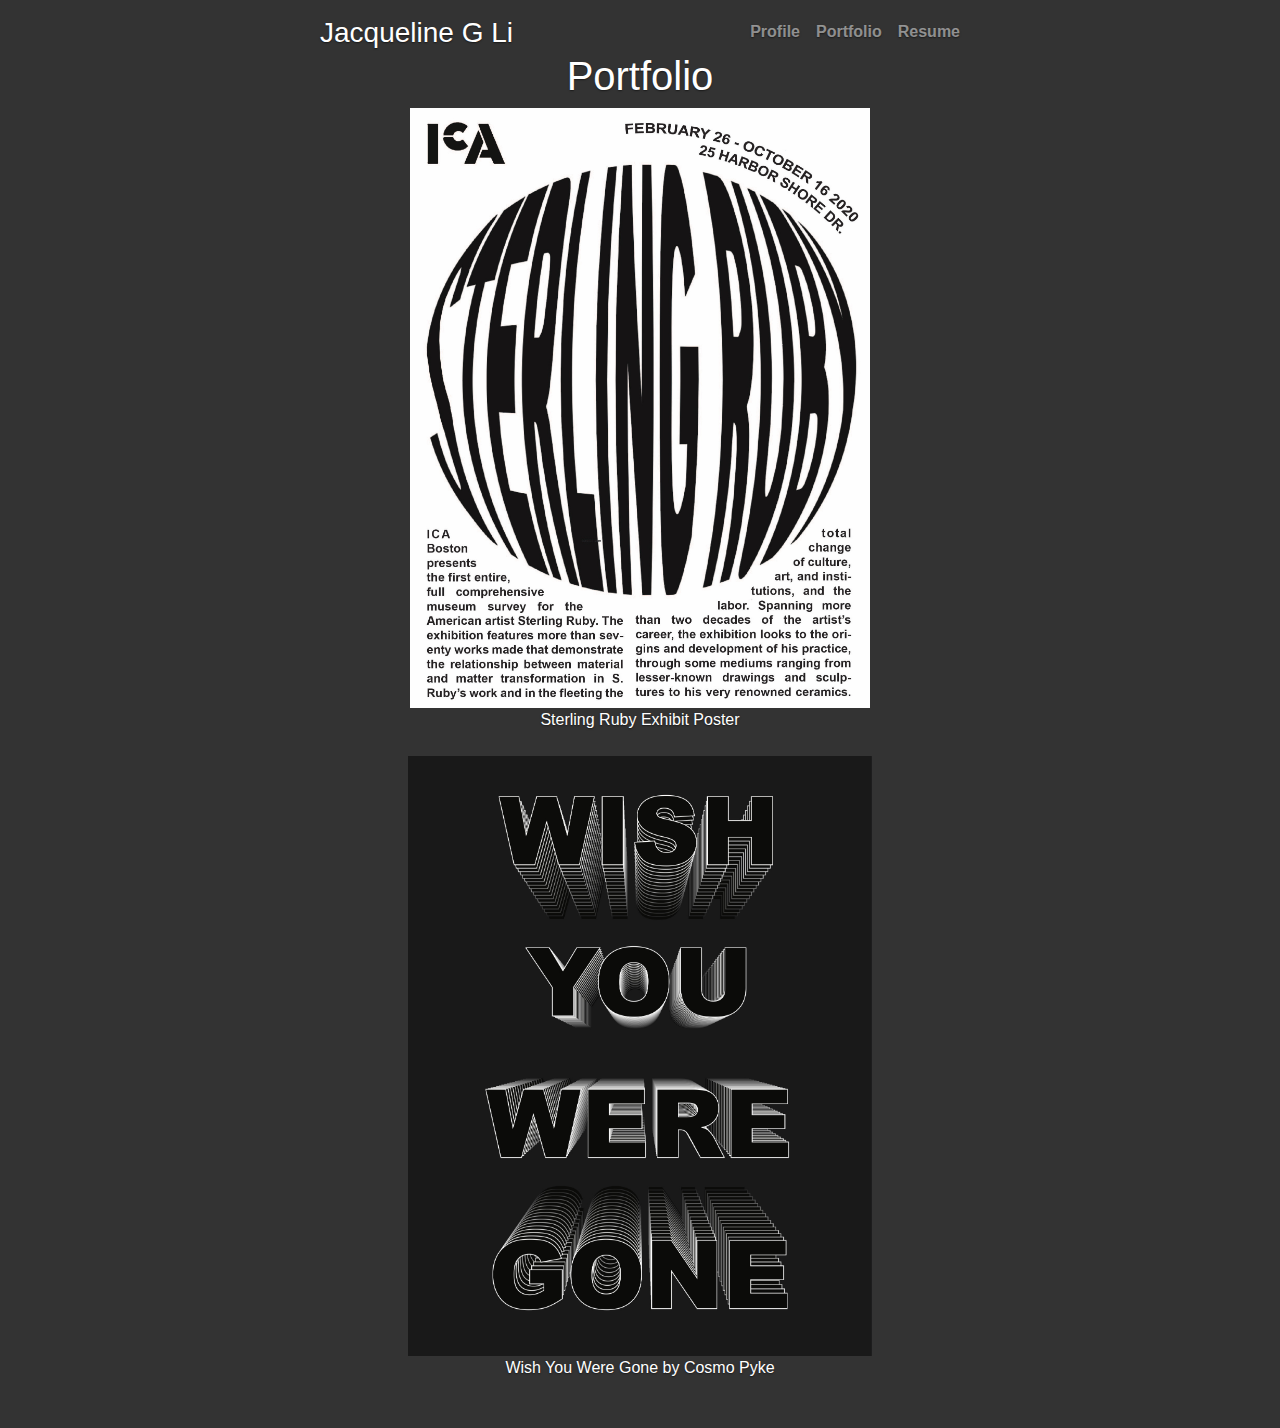
<file: src/main/webapp/portfolio/graphicdesign.template.html>
<!doctype html>
<html lang="en">
<head>
    <meta charset="utf-8">
    <meta name="viewport" content="width=device-width, initial-scale=1, shrink-to-fit=no">
    <meta name="description" content="">
    <meta name="author" content="Mark Otto, Jacob Thornton, and Bootstrap contributors">
    <meta name="generator" content="Jekyll v4.1.1">
    <title>Cover Template · Bootstrap</title>

    <!--    <link rel="canonical" href="https://getbootstrap.com/docs/4.5/examples/cover/">-->

    <link href="https://stackpath.bootstrapcdn.com/bootstrap/4.5.2/css/bootstrap.min.css" rel="stylesheet"/>
    <!-- Bootstrap core CSS -->
    <link href="../css/styles.css" rel="stylesheet">

    <style>
        .bd-placeholder-img {
            font-size: 1.125rem;
            text-anchor: middle;
            -webkit-user-select: none;
            -moz-user-select: none;
            -ms-user-select: none;
            user-select: none;
        }

        @media (min-width: 768px) {
            .bd-placeholder-img-lg {
                font-size: 3.5rem;
            }
        }
    </style>
    <!-- Custom styles for this template -->
    <!--    <link href="cover.css" rel="stylesheet">-->
</head>
<body class="text-center">
<div class="cover-container d-flex w-100 h-100 p-3 mx-auto flex-column">
    <header class="masthead mb-auto">
        <div class="inner">
            <h3 class="masthead-brand">Jacqueline G Li</h3>
            <nav class="nav nav-masthead justify-content-center">
                <a class="nav-link active" href="../index.html">Profile</a>
                <a class="nav-link" href="portfolio.template.html">Portfolio</a>
                <a class="nav-link" href="../resume.template.html">Resume</a>
            </nav>
        </div>
    </header>

    <main role="main" class="inner cover">
        <h1>Portfolio</h1>
<!--        <div class="art-type">-->
<!--            <nav class="navbar" >-->
<!--                <a class="nav-link active" href="#">Graphic Design</a>-->
<!--                <a class="nav-link" href="procreate-illustrations.template.html">Illustrations</a>-->
<!--            </nav>-->
<!--        </div>-->
        <div class="art-type">
            <div class="sterling-ruby">
                <img src="../graphicdesign-folder/Draft%20%234%20-%20Sterling%20Ruby%202.jpg" alt="Sterling Ruby" height="600">
                <div class="container-fluid">
                    Sterling Ruby Exhibit Poster
                </div>
            </div>
            <br/>
            <div class="sterling-ruby">
                <img src="../graphicdesign-folder/wish%20you%20were%20gone.jpg" alt="wish you were gone" height="600">
                <div class="container-fluid">
                    Wish You Were Gone by Cosmo Pyke
                </div>
            </div>
        </div>

    </main>

    <footer class="mastfoot mt-auto">
        <div class="inner">
            <br/>
            <br/>
            <!--            <p>Cover template for <a href="https://getbootstrap.com/">Bootstrap</a>, by <a href="https://twitter.com/mdo">@mdo</a>.</p>-->
        </div>
    </footer>
</div>
</body>
</html>
</file>
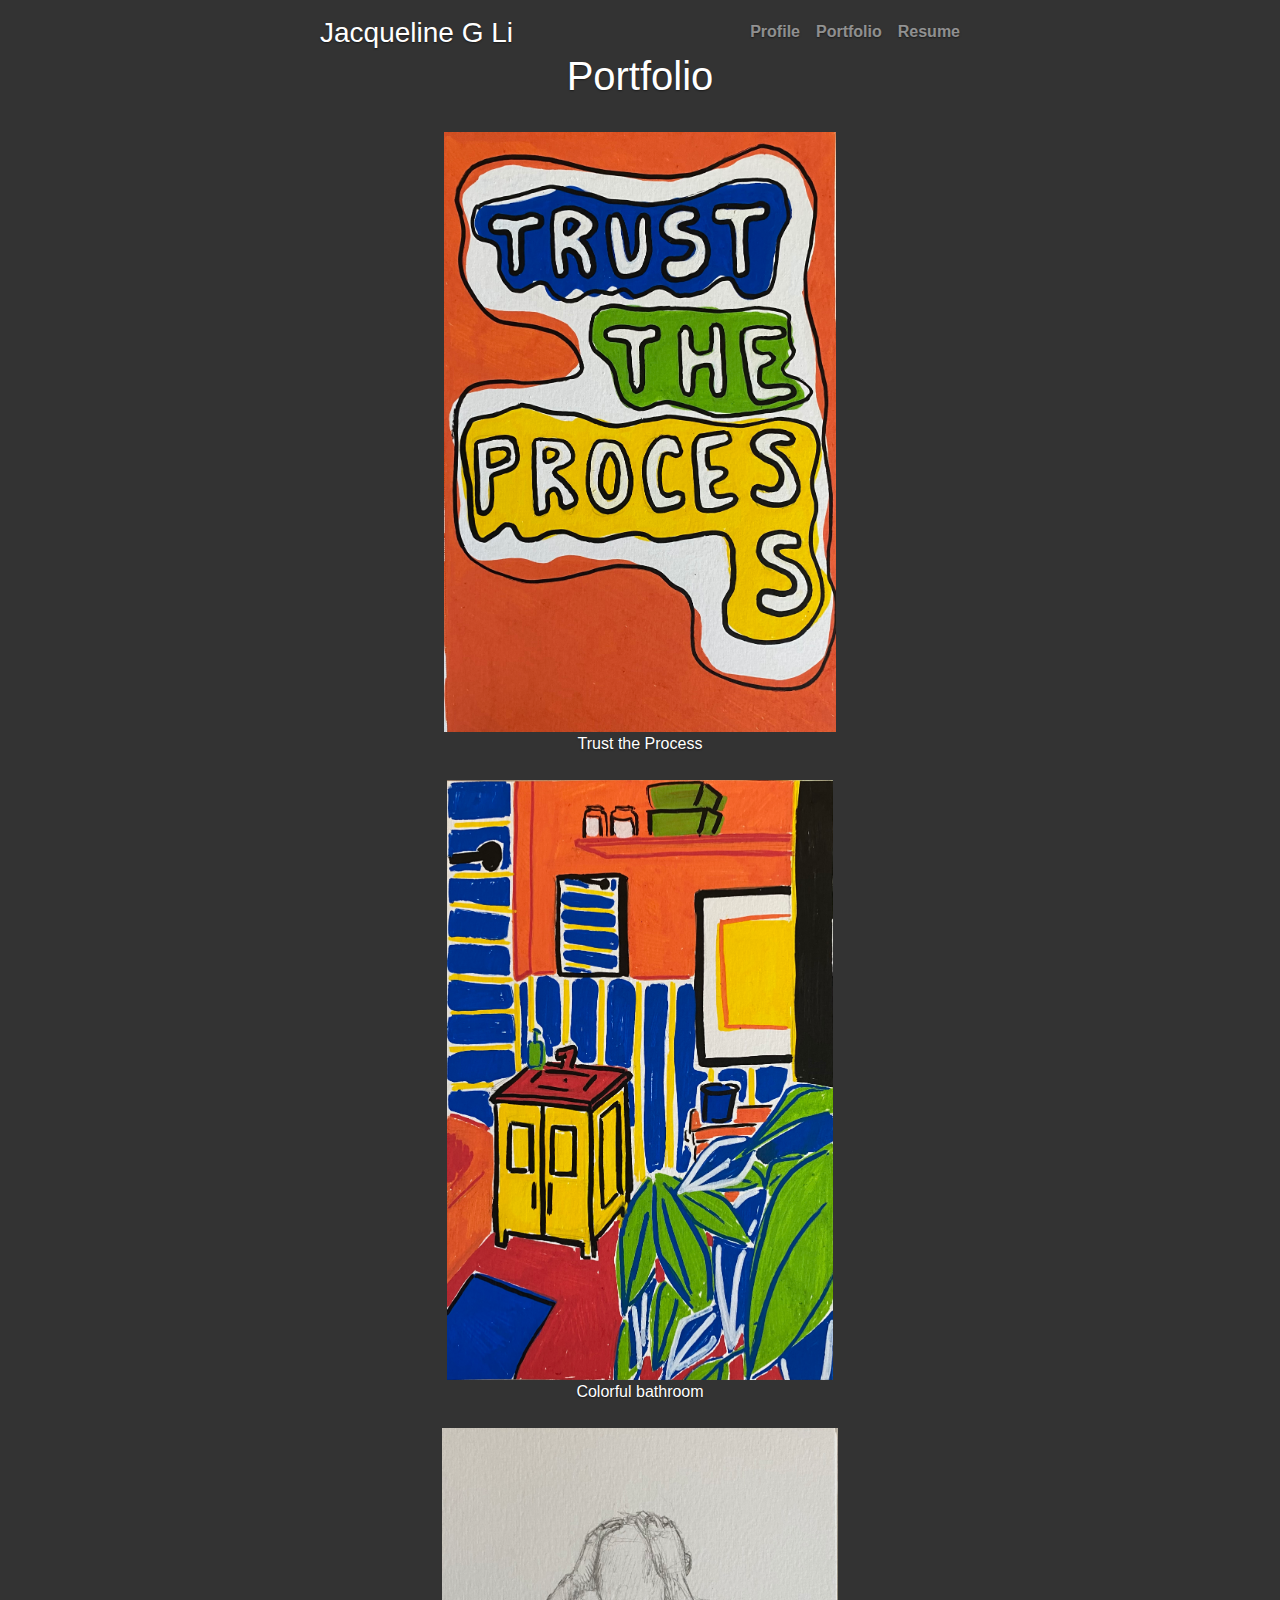
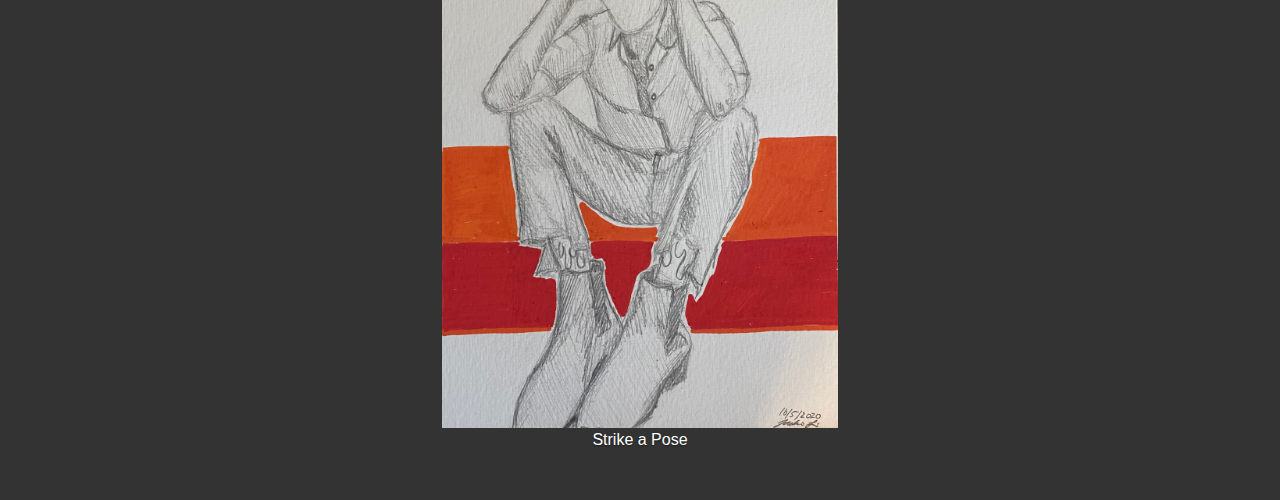
<file: src/main/webapp/portfolio/sketchbook-illustrations.template.html>
<!doctype html>
<html lang="en">
<head>
    <meta charset="utf-8">
    <meta name="viewport" content="width=device-width, initial-scale=1, shrink-to-fit=no">
    <meta name="description" content="">
    <meta name="author" content="Mark Otto, Jacob Thornton, and Bootstrap contributors">
    <meta name="generator" content="Jekyll v4.1.1">
    <title>Cover Template · Bootstrap</title>

    <!--    <link rel="canonical" href="https://getbootstrap.com/docs/4.5/examples/cover/">-->

    <link href="https://stackpath.bootstrapcdn.com/bootstrap/4.5.2/css/bootstrap.min.css" rel="stylesheet"/>
    <!-- Bootstrap core CSS -->
    <link href="../css/styles.css" rel="stylesheet">

    <style>
        .bd-placeholder-img {
            font-size: 1.125rem;
            text-anchor: middle;
            -webkit-user-select: none;
            -moz-user-select: none;
            -ms-user-select: none;
            user-select: none;
        }

        @media (min-width: 768px) {
            .bd-placeholder-img-lg {
                font-size: 3.5rem;
            }
        }
    </style>
    <!-- Custom styles for this template -->
    <!--    <link href="cover.css" rel="stylesheet">-->
</head>
<body class="text-center">
<div class="cover-container d-flex w-100 h-100 p-3 mx-auto flex-column">
    <header class="masthead mb-auto">
        <div class="inner">
            <h3 class="masthead-brand">Jacqueline G Li</h3>
            <nav class="nav nav-masthead justify-content-center">
                <a class="nav-link active" href="../index.html">Profile</a>
                <a class="nav-link" href="portfolio.template.html">Portfolio</a>
                <a class="nav-link" href="../resume.template.html">Resume</a>
            </nav>
        </div>
    </header>

    <main role="main" class="inner cover">
        <h1>Portfolio</h1>
        <!--        <div class="art-type">-->
        <!--            <nav class="navbar" >-->
        <!--                <a class="nav-link active" href="graphicdesign.template.html">Graphic Design</a>-->
        <!--                <a class="nav-link" href="#">Illustrations</a>-->
        <!--            </nav>-->
        <!--        </div>-->
        <div class="art-type">

            <br/>
            <div class="air-jordans">
                <img src="../sketchbook-illustrations-folder/trust%20the%20process.JPG" alt="trust the process" height="600">
                <figcaption>
                    Trust the Process
                </figcaption>
            </div>
            <br/>
            <div class="call">
                <img src="../sketchbook-illustrations-folder/bathroom.JPG" alt="bathroom" height="600">
                <figcaption>
                    Colorful bathroom
                </figcaption>
            </div>
            <br/>
            <div class="mortal-projections">
                <img src="../sketchbook-illustrations-folder/man%20on%20bench.JPG" alt="man" height="600">
                <figcaption>
                    Strike a Pose
                </figcaption>
            </div>
        </div>

    </main>

    <footer class="mastfoot mt-auto">
        <div class="inner">
            <br/>
            <br/>
            <!--            <p>Cover template for <a href="https://getbootstrap.com/">Bootstrap</a>, by <a href="https://twitter.com/mdo">@mdo</a>.</p>-->
        </div>
    </footer>
</div>
</body>
</html>
</file>
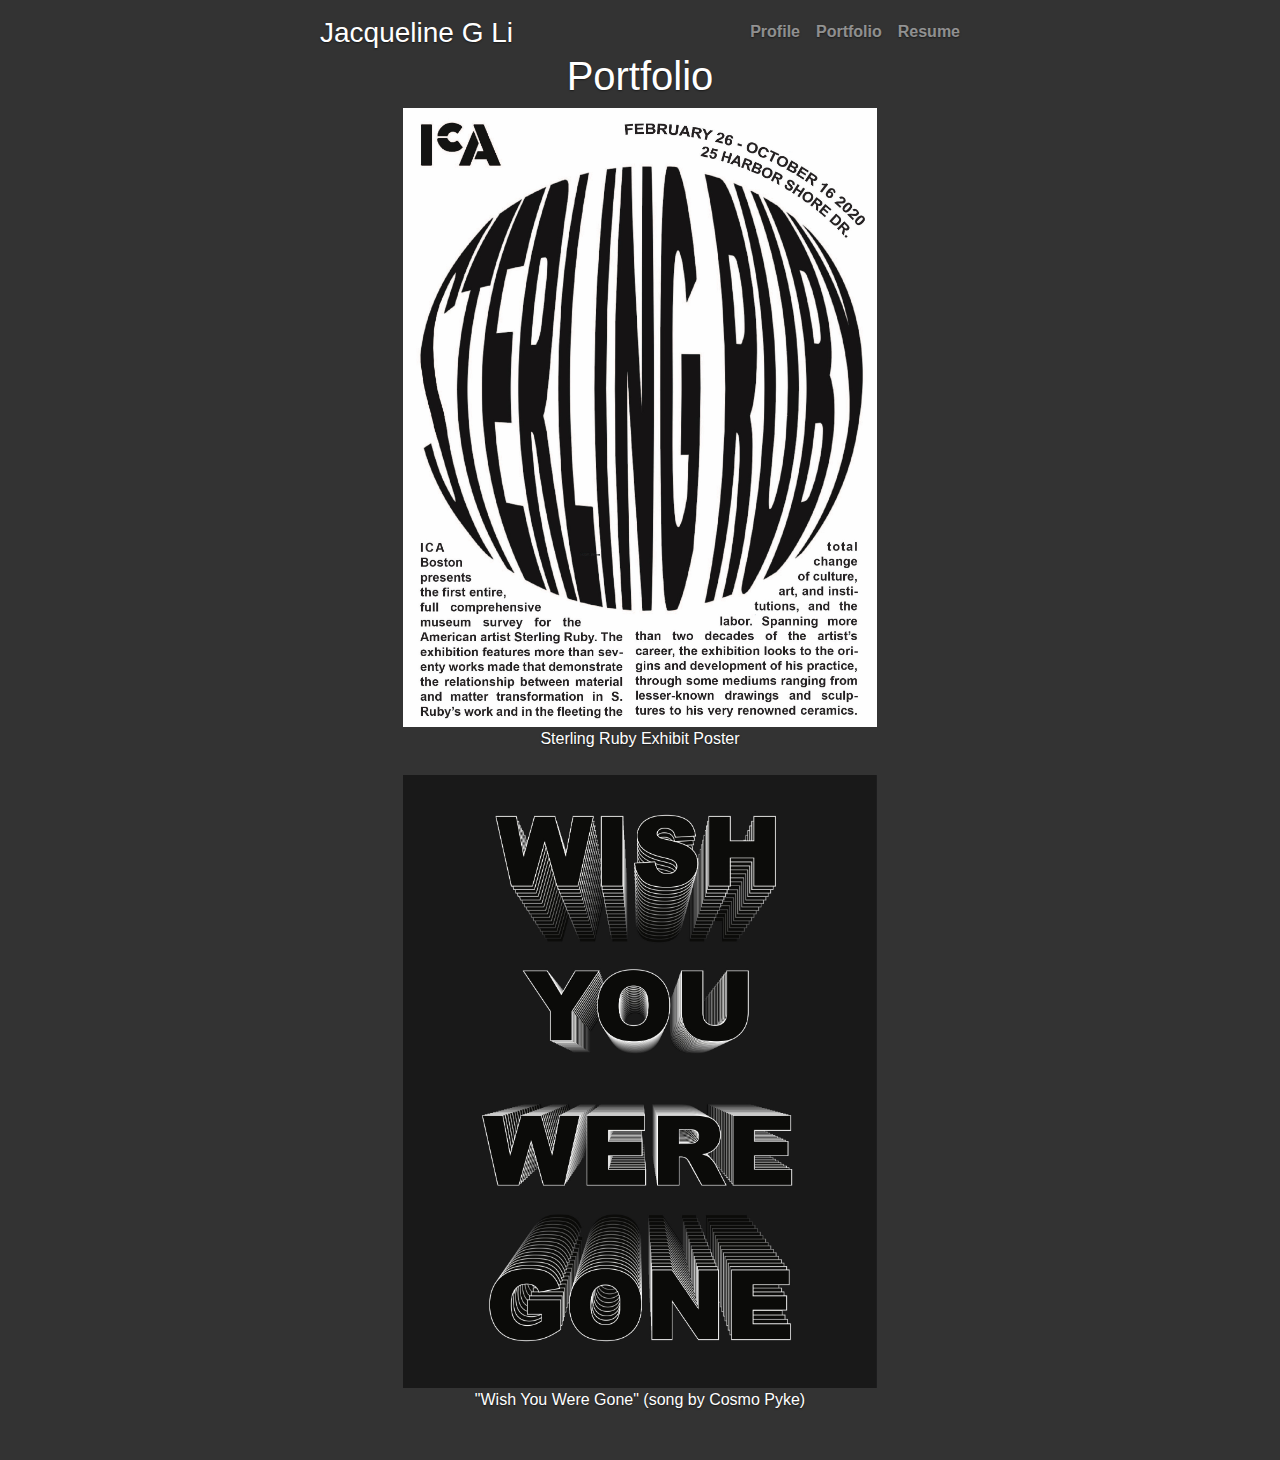
<file: src/main/webapp/portfolio/art-type/graphicdesign.template.html>
<!doctype html>
<html lang="en">
<head>
    <meta charset="utf-8">
    <meta name="viewport" content="width=device-width, initial-scale=1, shrink-to-fit=no">
    <meta name="description" content="">
    <meta name="author" content="Mark Otto, Jacob Thornton, and Bootstrap contributors">
    <meta name="generator" content="Jekyll v4.1.1">
    <title>Graphic Design · Jacqueline Li</title>

    <!--    <link rel="canonical" href="https://getbootstrap.com/docs/4.5/examples/cover/">-->

    <link href="https://stackpath.bootstrapcdn.com/bootstrap/4.5.2/css/bootstrap.min.css" rel="stylesheet"/>
    <!-- Bootstrap core CSS -->
    <link href="../../css/styles.css" rel="stylesheet">

    <style>
        .bd-placeholder-img {
            font-size: 1.125rem;
            text-anchor: middle;
            -webkit-user-select: none;
            -moz-user-select: none;
            -ms-user-select: none;
            user-select: none;
        }

        @media (min-width: 768px) {
            .bd-placeholder-img-lg {
                font-size: 3.5rem;
            }
        }
    </style>
    <!-- Custom styles for this template -->
    <!--    <link href="cover.css" rel="stylesheet">-->
</head>
<body class="text-center">
<div class="cover-container d-flex w-100 h-100 p-3 mx-auto flex-column">
    <header class="masthead mb-auto">
        <div class="inner">
            <a class="jacquelinegli" href="../../index.html">
                <h3 class="masthead-brand">Jacqueline G Li</h3>
            </a>
            <nav class="nav nav-masthead justify-content-center">
                <a class="nav-link active" href="../../index.html">Profile</a>
                <a class="nav-link" href="../portfolio.template.html">Portfolio</a>
                <a class="nav-link" href="../../resume.template.html">Resume</a>
            </nav>
        </div>
    </header>

    <main role="main" class="inner cover">
        <h1>Portfolio</h1>
        <div class="container art-type">
            <div class="row">
                <div class="sterling-ruby">
                    <img src="../../graphicdesign-folder/Draft%20%234%20-%20Sterling%20Ruby%202.jpg" alt="Sterling Ruby" width="80%">
                    <div class="container">
                        Sterling Ruby Exhibit Poster
                    </div>
                </div>
            </div>
            <br/>
            <div class="row">
                <div class="wish-you-were-gone">
                    <img src="../../graphicdesign-folder/wish%20you%20were%20gone.jpg" alt="wish you were gone" width="80%">
                    <div class="container">
                        "Wish You Were Gone" (song by Cosmo Pyke)
                    </div>
                </div>
            </div>
        </div>

    </main>

    <footer class="mastfoot mt-auto">
        <div class="inner">
            <br/>
            <br/>
            <!--            <p>Cover template for <a href="https://getbootstrap.com/">Bootstrap</a>, by <a href="https://twitter.com/mdo">@mdo</a>.</p>-->
        </div>
    </footer>
</div>
</body>
</html>
</file>
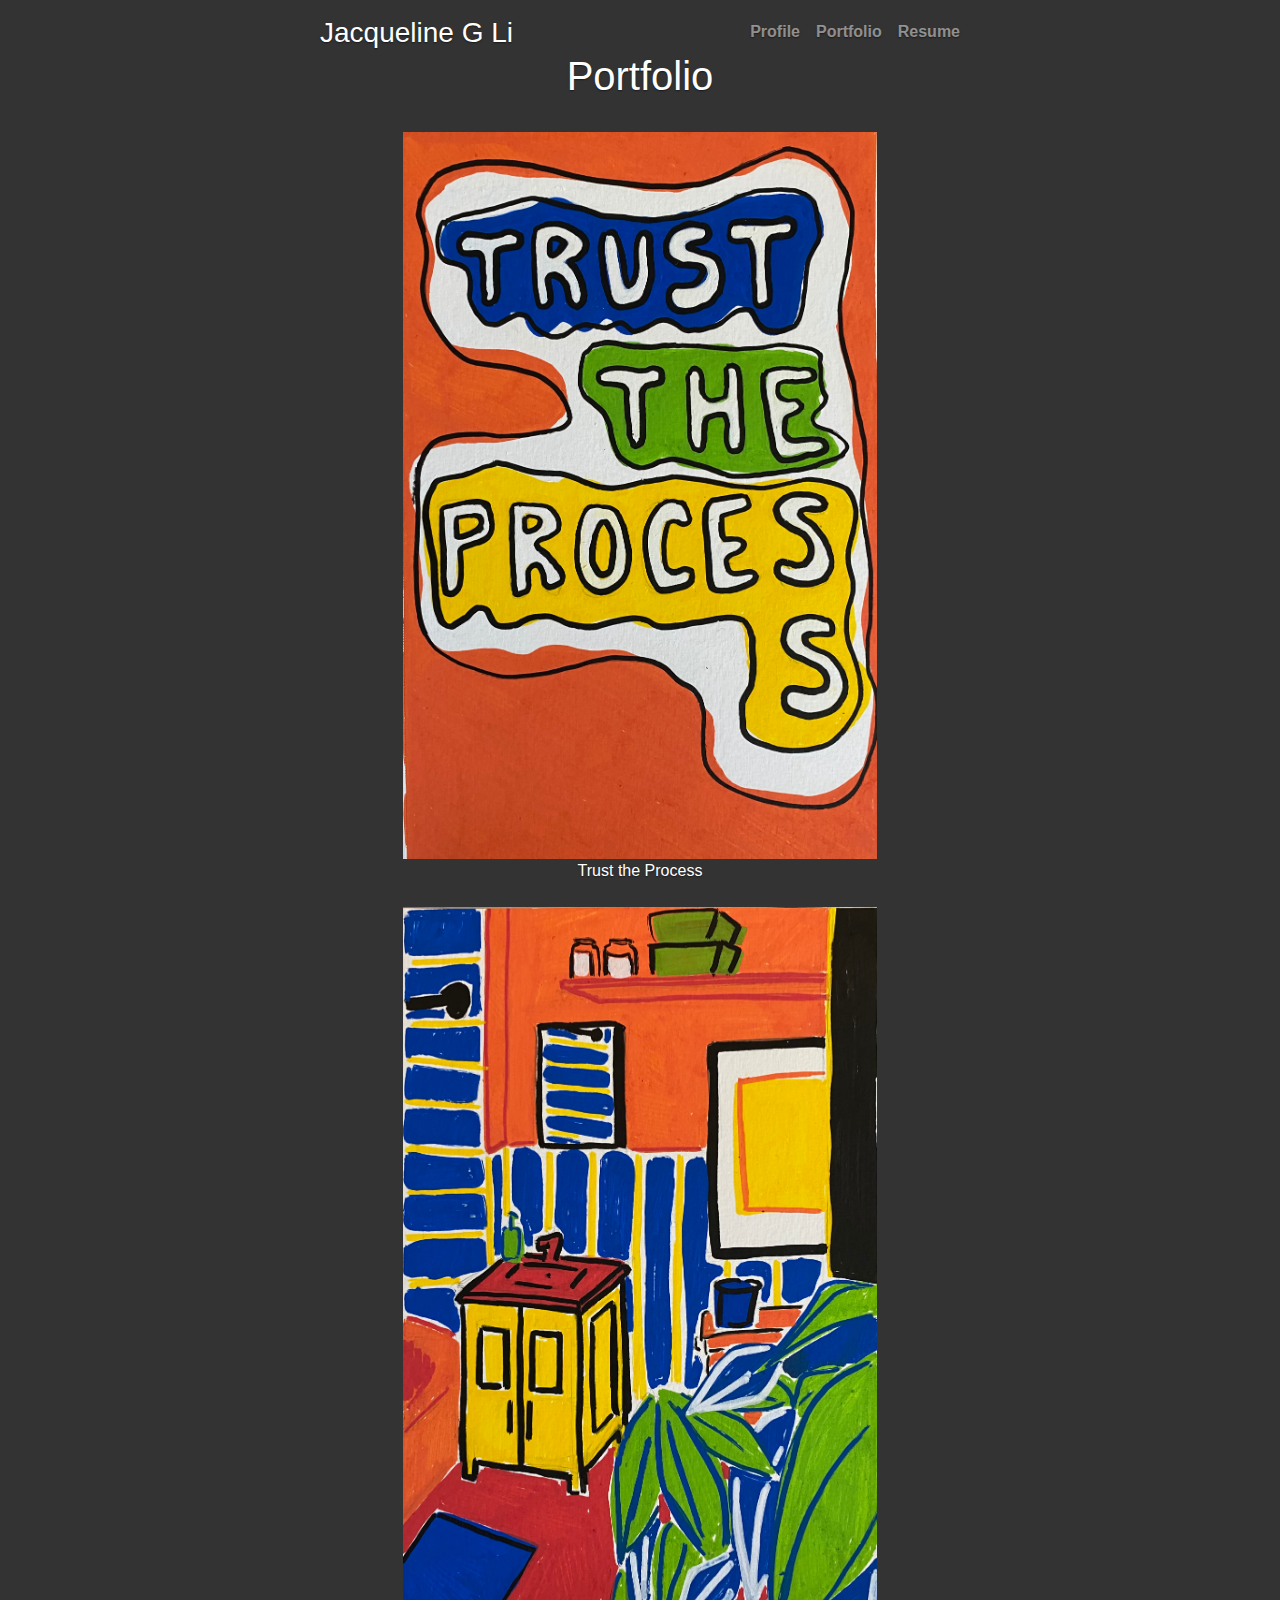
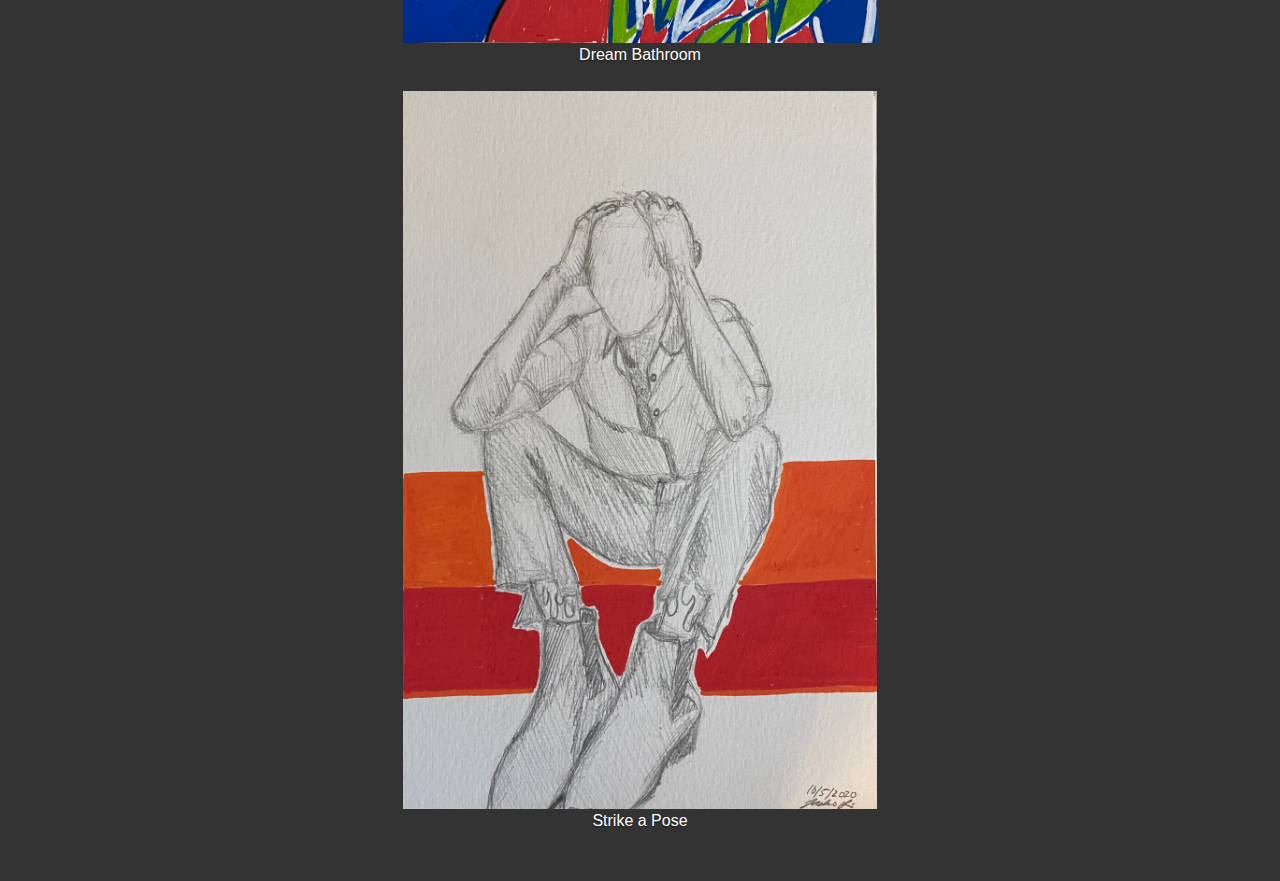
<file: src/main/webapp/portfolio/art-type/sketchbook-illustrations.template.html>
<!doctype html>
<html lang="en">
<head>
    <meta charset="utf-8">
    <meta name="viewport" content="width=device-width, initial-scale=1, shrink-to-fit=no">
    <meta name="description" content="">
    <meta name="author" content="Jacqueline Li, Mark Otto, Jacob Thornton, and Bootstrap contributors">
    <meta name="generator" content="Jekyll v4.1.1">
    <title>Traditional Art · Jacqueline Li</title>

    <!--    <link rel="canonical" href="https://getbootstrap.com/docs/4.5/examples/cover/">-->

    <link href="https://stackpath.bootstrapcdn.com/bootstrap/4.5.2/css/bootstrap.min.css" rel="stylesheet"/>
    <!-- Bootstrap core CSS -->
    <link href="../../css/styles.css" rel="stylesheet">

    <style>
        .bd-placeholder-img {
            font-size: 1.125rem;
            text-anchor: middle;
            -webkit-user-select: none;
            -moz-user-select: none;
            -ms-user-select: none;
            user-select: none;
        }

        @media (min-width: 768px) {
            .bd-placeholder-img-lg {
                font-size: 3.5rem;
            }
        }
    </style>
    <!-- Custom styles for this template -->
    <!--    <link href="cover.css" rel="stylesheet">-->
</head>
<body class="text-center">
<div class="cover-container d-flex w-100 h-100 p-3 mx-auto flex-column">
    <header class="masthead mb-auto">
        <div class="inner">
            <a class="jacquelinegli" href="../../index.html">
                <h3 class="masthead-brand jacquelinegli">Jacqueline G Li</h3>
            </a>
            <nav class="nav nav-masthead justify-content-center">
                <a class="nav-link active" href="../../index.html">Profile</a>
                <a class="nav-link" href="../portfolio.template.html">Portfolio</a>
                <a class="nav-link" href="../../resume.template.html">Resume</a>
            </nav>
        </div>
    </header>

    <main role="main" class="inner cover">
        <h1>Portfolio</h1>
        <!--        <div class="art-type">-->
        <!--            <nav class="navbar" >-->
        <!--                <a class="nav-link active" href="graphicdesign.template.html">Graphic Design</a>-->
        <!--                <a class="nav-link" href="#">Illustrations</a>-->
        <!--            </nav>-->
        <!--        </div>-->
        <div class="art-type">

            <br/>
            <div class="air-jordans">
                <img src="../../sketchbook-illustrations-folder/trust%20the%20process.JPG" alt="trust the process"  width="80%">
                <figcaption>
                    Trust the Process
                </figcaption>
            </div>
            <br/>
            <div class="call">
                <img src="../../sketchbook-illustrations-folder/bathroom.JPG" alt="bathroom"  width="80%">
                <figcaption>
                    Dream Bathroom
                </figcaption>
            </div>
            <br/>
            <div class="mortal-projections">
                <img src="../../sketchbook-illustrations-folder/man%20on%20bench.JPG" alt="man"  width="80%">
                <figcaption>
                    Strike a Pose
                </figcaption>
            </div>
        </div>

    </main>

    <footer class="mastfoot mt-auto">
        <div class="inner">
            <br/>
            <br/>
            <!--            <p>Cover template for <a href="https://getbootstrap.com/">Bootstrap</a>, by <a href="https://twitter.com/mdo">@mdo</a>.</p>-->
        </div>
    </footer>
</div>
</body>
</html>
</file>
<file: src/main/webapp/css/styles.css>
/*
 * Globals
 */

/* Links */
a,
a:focus,
a:hover {
    color: #fff;
}

/* Custom default button */
.btn-secondary,
.btn-secondary:hover,
.btn-secondary:focus {
    color: #333;
    text-shadow: none; /* Prevent inheritance from `body` */
    background-color: #fff;
    border: .05rem solid #fff;
}


/*
 * Base structure
 */

html,
body {
    height: 100%;
    background-color: #333;
}

body {
    display: -ms-flexbox;
    display: flex;
    color: #fff;
    text-shadow: 0 .05rem .1rem rgba(0, 0, 0, .5);
    /*box-shadow: inset 0 0 5vh rgba(0, 0, 0, .5);*/
}

.cover-container {
    max-width: 42em;
}


/*
 * Header
 */
.masthead {
    margin-bottom: 2rem;
}

.masthead-brand {
    margin-bottom: 0;
}

.nav-masthead .nav-link {
    padding: .25rem 0;
    font-weight: 700;
    color: rgba(255, 255, 255, .5);
    background-color: transparent;
    border-bottom: .25rem solid transparent;
}

.nav-masthead .nav-link:hover,
.nav-masthead .nav-link:focus {
    border-bottom-color: #ffa500;
    /*rgba(255, 255, 255, .25);*/
}

.nav-masthead .nav-link + .nav-link {
    margin-left: 1rem;
}

/*.nav-masthead .active {*/
/*    color: #fff;*/
/*    border-bottom-color: #ffa500;*/
/*}*/

@media (min-width: 48em) {
    .masthead-brand {
        float: left;
    }
    .nav-masthead {
        float: right;
    }
}


/*
 * Cover
 */
.cover {
    padding: 0 1.5rem;
}
.cover .btn-lg {
    padding: .75rem 1.25rem;
    font-weight: 700;
}

.btn-lg:hover {
    background-color: #ffa500;
    border-color: #ffa500;
}


/*
 * Footer
 */
.mastfoot {
    color: rgba(255, 255, 255, .5);
}
</file>
